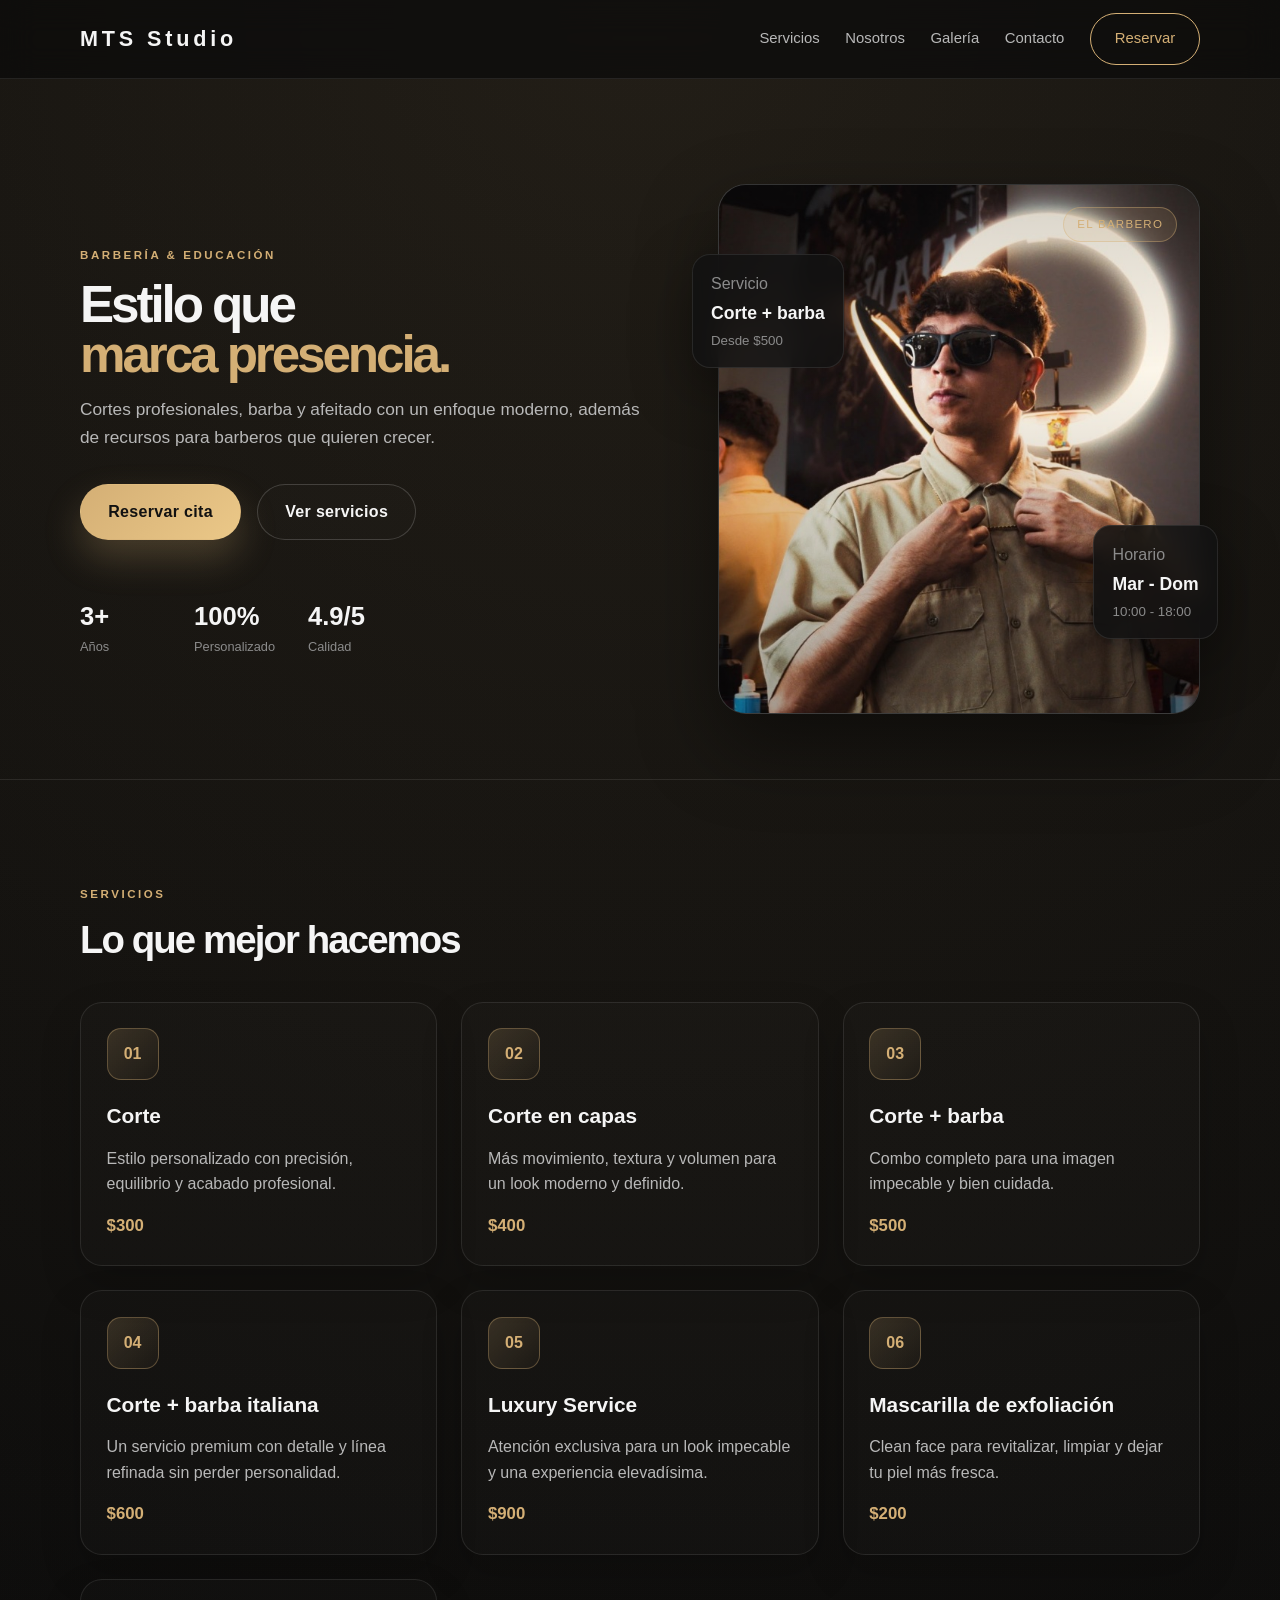
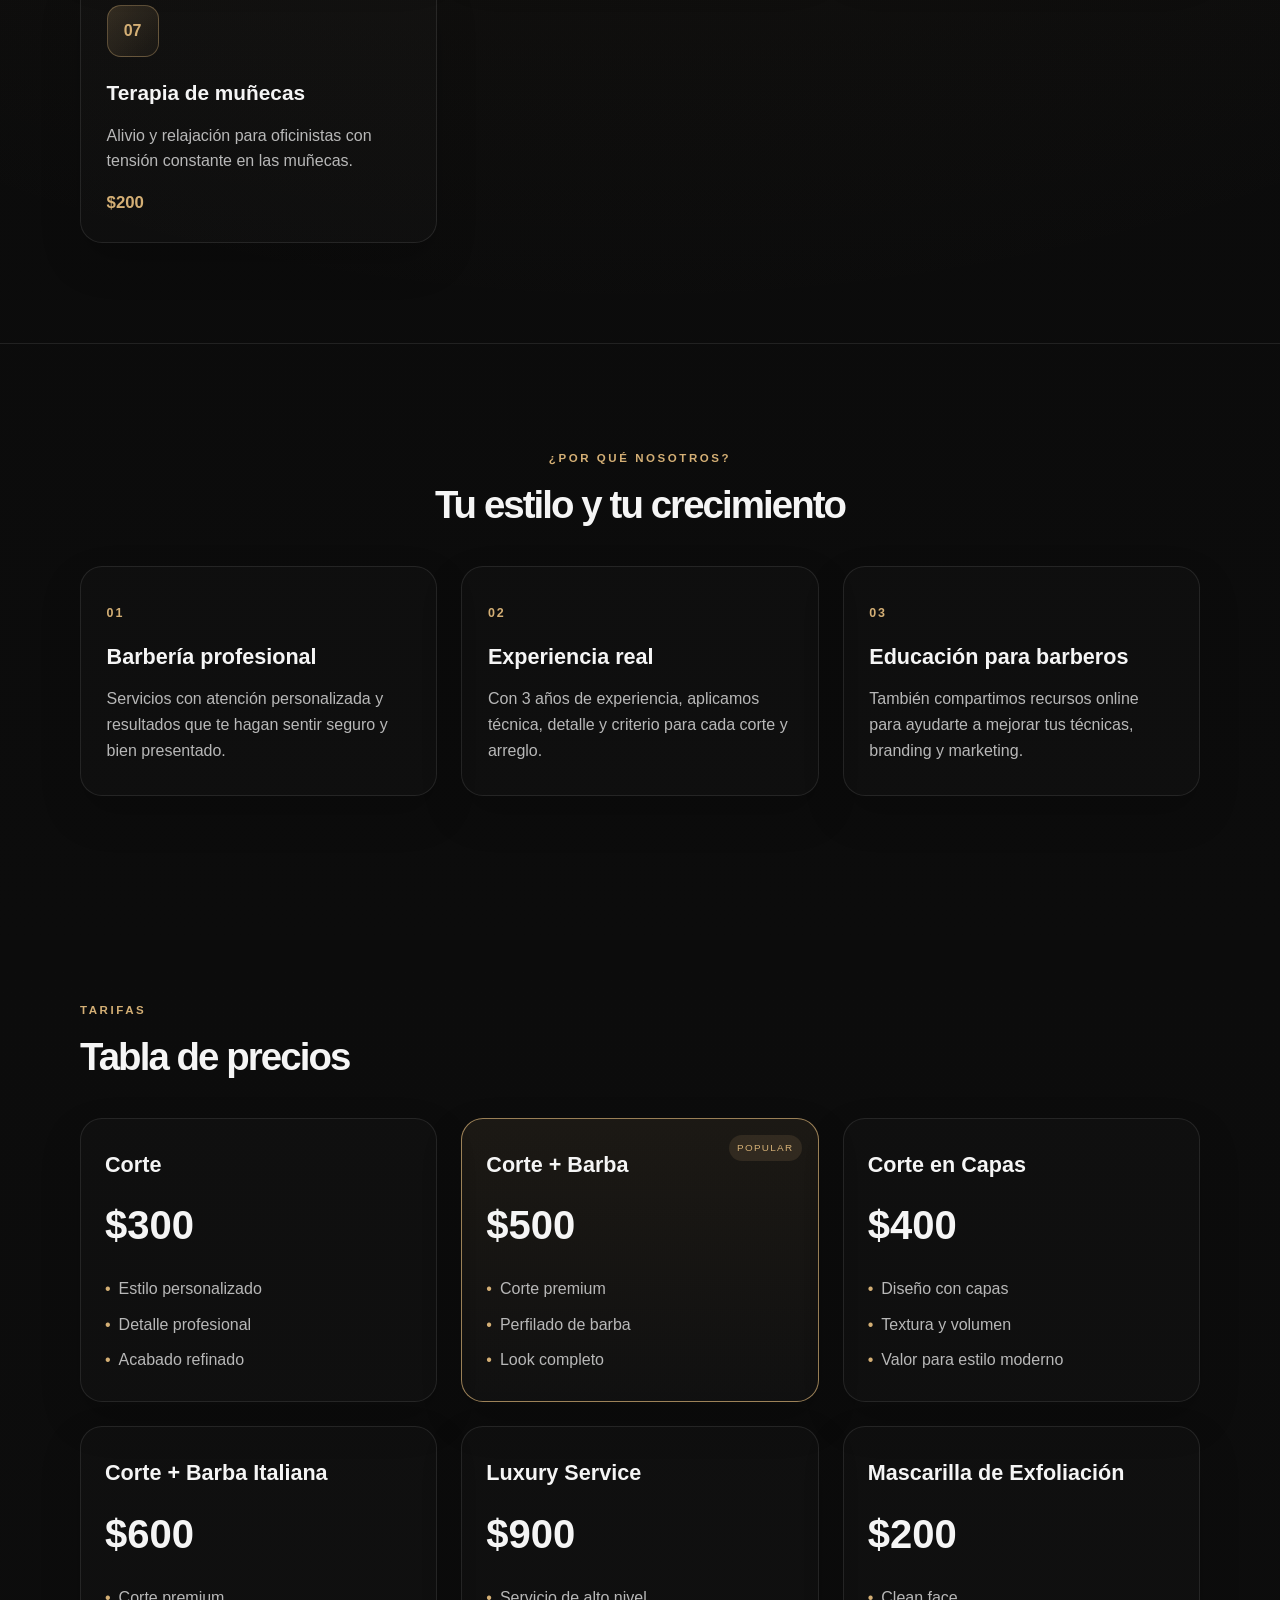
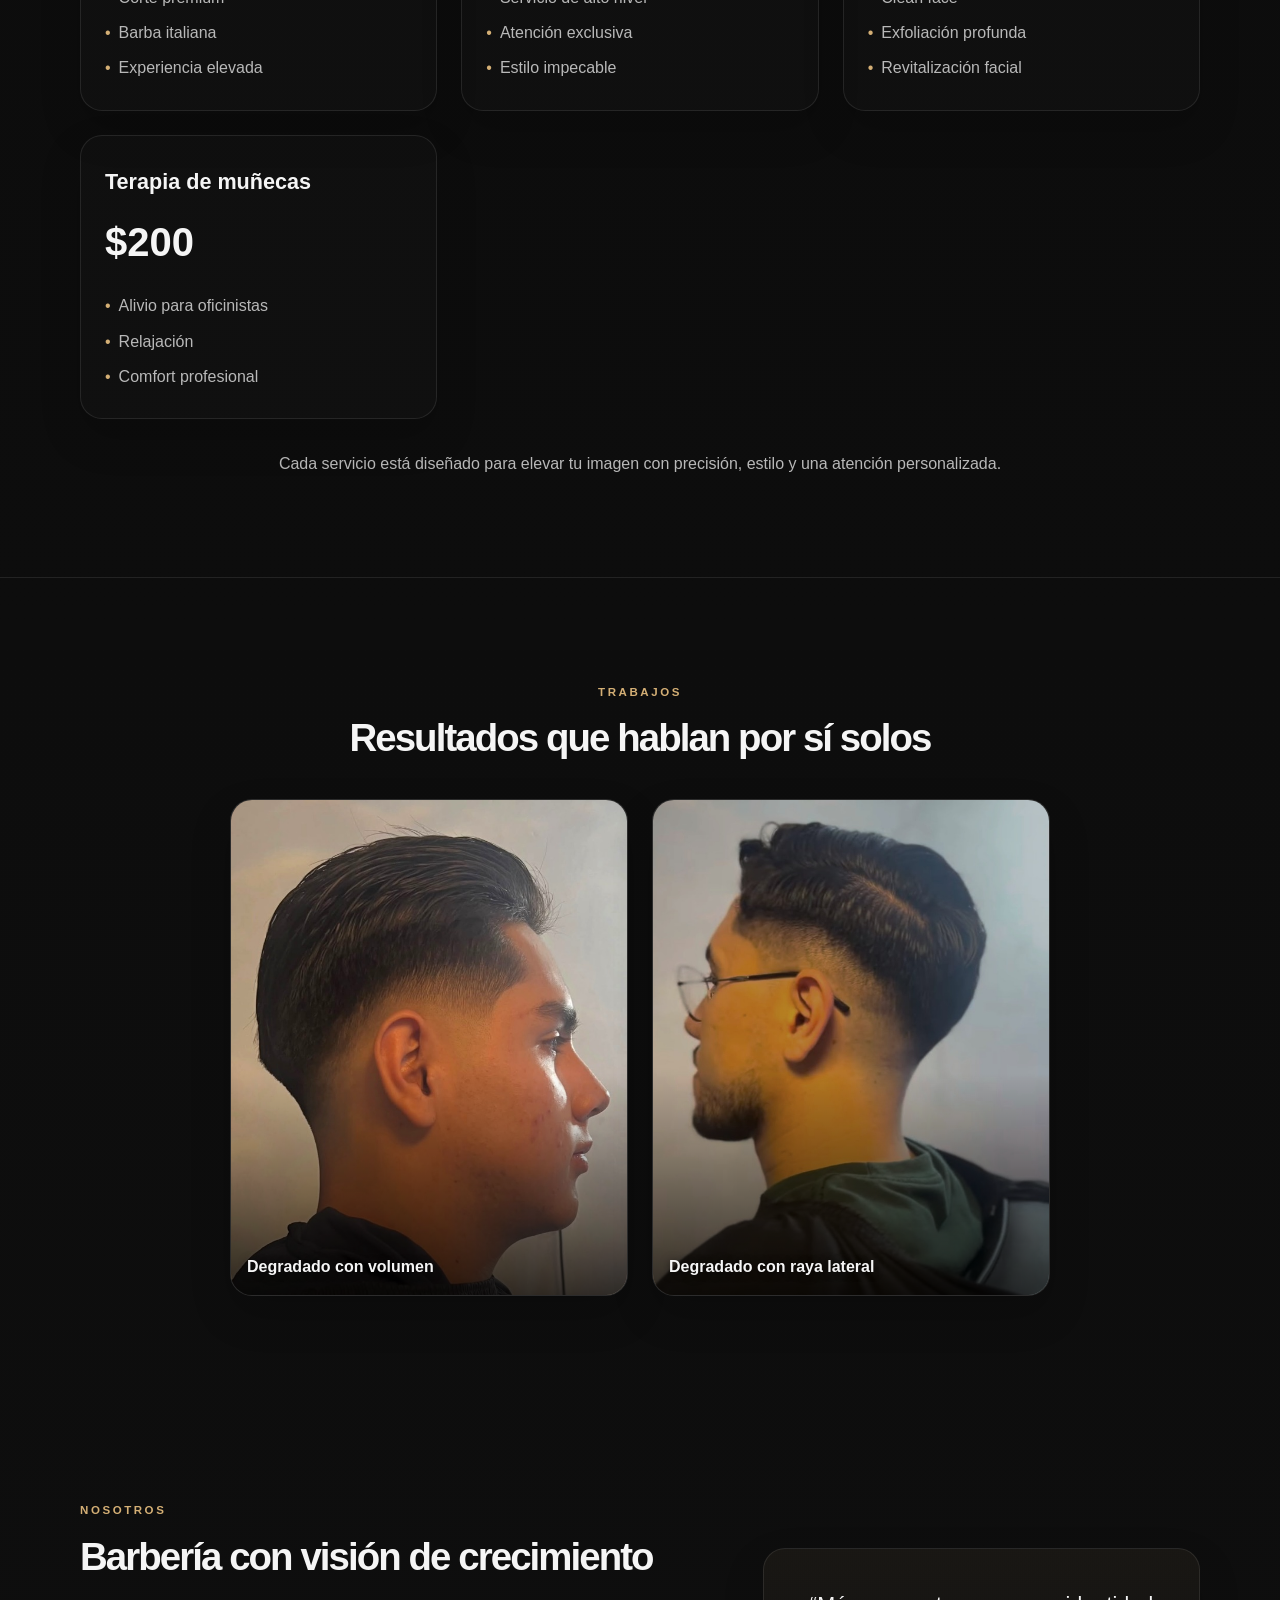
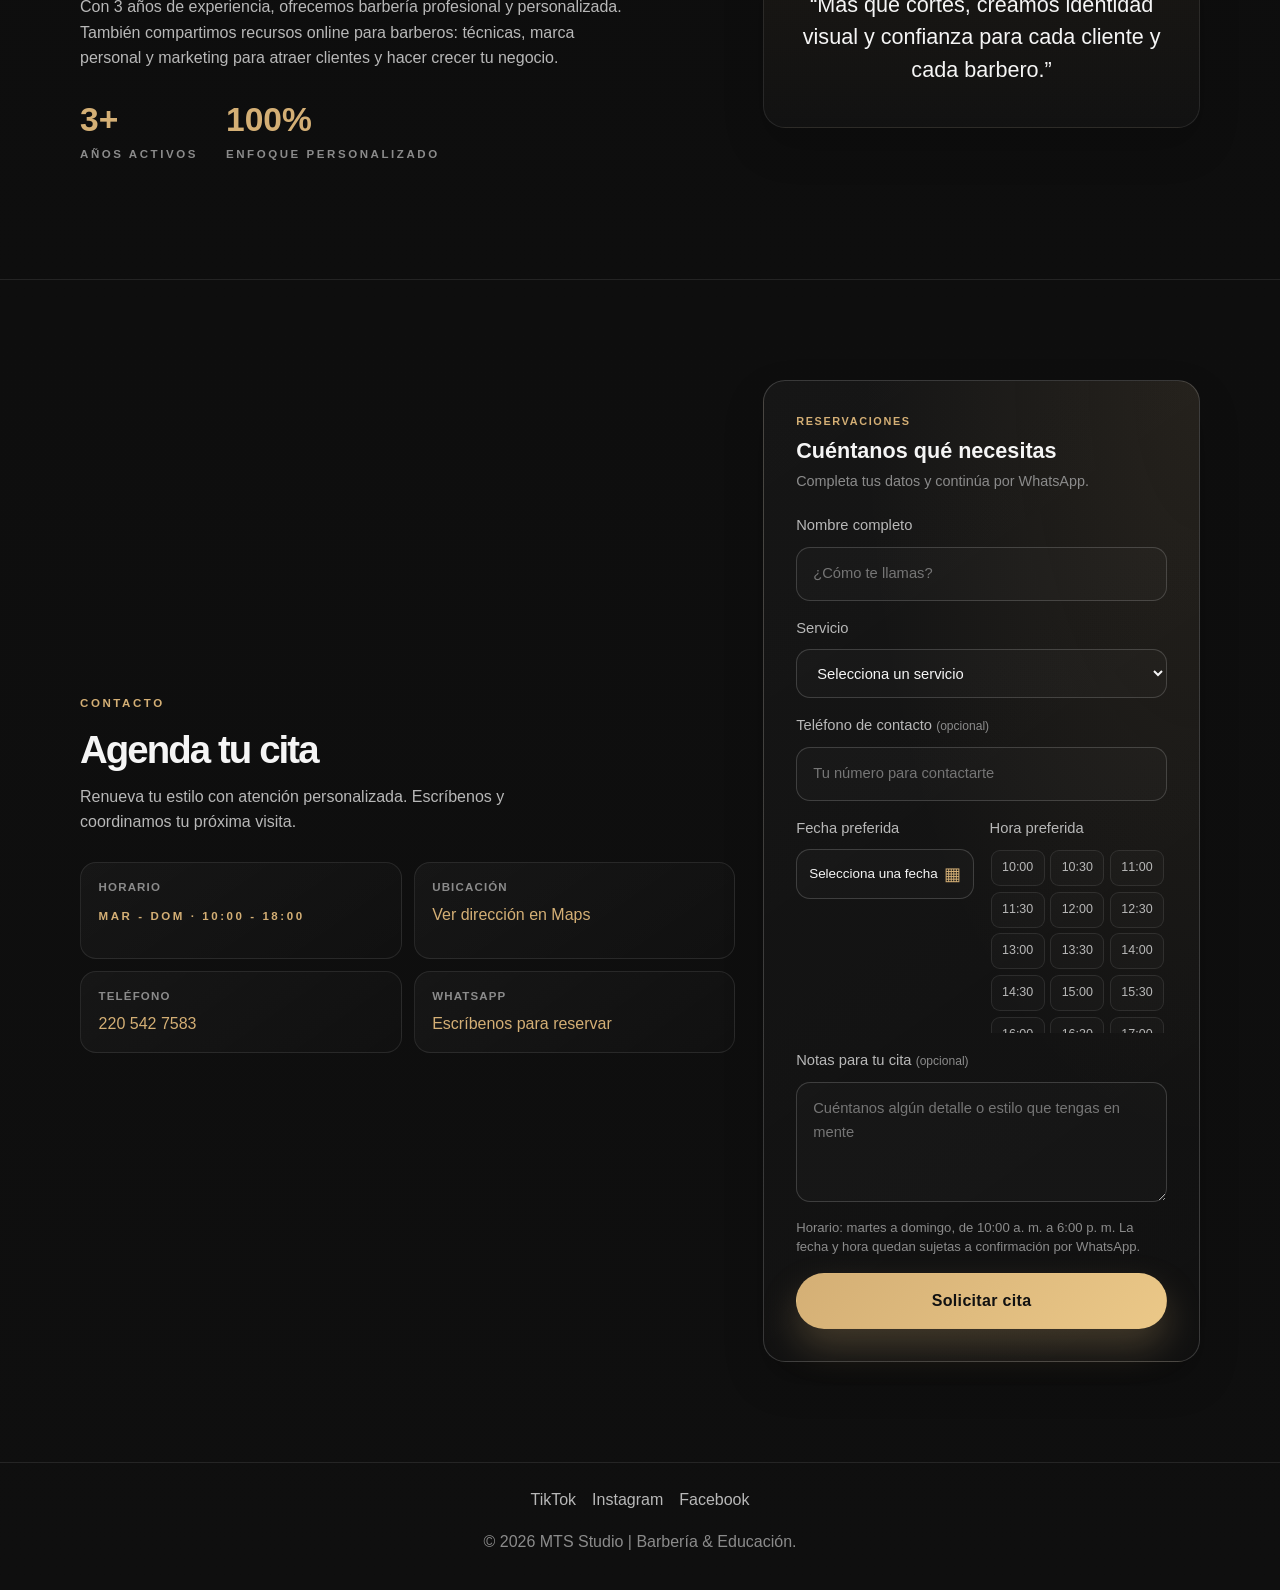
<file: index.html>
<!DOCTYPE html>
<html lang="es">
<head>
    <meta charset="UTF-8">
    <meta name="viewport" content="width=device-width, initial-scale=1.0">
    <meta name="description" content="MTS Studio | Barbería & Educación ofrece barbería profesional, educación online para barberos y crecimiento de marca personal.">
    <title>MTS Studio | Barbería & Educación</title>
    <link rel="stylesheet" href="style.css?v=20261014-2">
</head>
<body>
    <header class="topbar">
        <div class="container nav-wrap">
            <div class="logo" aria-label="Logo de MTS Studio">MTS Studio</div>
            <nav class="nav" aria-label="Navegación principal">
                <a href="#servicios">Servicios</a>
                <a href="#nosotros">Nosotros</a>
                <a href="#galeria">Galería</a>
                <a href="#contacto">Contacto</a>
                <a href="https://wa.me/522205427583?text=Hola%20MTS%20Studio%2C%20quiero%20reservar%20una%20cita." class="nav-cta" target="_blank" rel="noopener noreferrer">Reservar</a>
            </nav>
        </div>
    </header>

    <main>
        <section class="hero">
            <div class="container hero-inner">
                <div class="hero-copy">
                    <span class="eyebrow">Barbería & Educación</span>
                    <h1>Estilo que<br><span>marca presencia.</span></h1>
                    <p>Cortes profesionales, barba y afeitado con un enfoque moderno, además de recursos para barberos que quieren crecer.</p>

                    <div class="hero-actions">
                        <a href="https://wa.me/522205427583?text=Hola%20MTS%20Studio%2C%20me%20gustar%C3%ADa%20reservar%20una%20cita." class="btn btn-primary" target="_blank" rel="noopener noreferrer">Reservar cita</a>
                        <a href="#servicios" class="btn btn-secondary">Ver servicios</a>
                    </div>

                    <ul class="hero-stats" aria-label="Estadísticas de la barbería">
                        <li><strong>3+</strong><span>Años</span></li>
                        <li><strong>100%</strong><span>Personalizado</span></li>
                        <li><strong>4.9/5</strong><span>Calidad</span></li>
                    </ul>
                </div>

                <div class="hero-visual" aria-label="Vista de una barbería premium">
                    <div class="visual-card card-main">
                        <span class="badge">El barbero</span>
                        <img class="hero-photo" src="assets/gallery/dueno-barberia.jpg" alt="Dueño y barbero de MTS Studio en su barbería" width="694" height="700">
                    </div>
                    <div class="floating-card card-top">
                        <span>Servicio</span>
                        <strong>Corte + barba</strong>
                        <small>Desde $500</small>
                    </div>
                    <div class="floating-card card-bottom">
                        <span>Horario</span>
                        <strong>Mar - Dom</strong>
                        <small>10:00 - 18:00</small>
                    </div>
                </div>
            </div>
        </section>

        <section id="servicios" class="services">
            <div class="container">
                <div class="section-heading">
                    <span>Servicios</span>
                    <h2>Lo que mejor hacemos</h2>
                </div>

                <div class="service-grid">
                    <article class="service-card">
                        <div class="service-icon">01</div>
                        <h3>Corte</h3>
                        <p>Estilo personalizado con precisión, equilibrio y acabado profesional.</p>
                        <strong>$300</strong>
                    </article>

                    <article class="service-card">
                        <div class="service-icon">02</div>
                        <h3>Corte en capas</h3>
                        <p>Más movimiento, textura y volumen para un look moderno y definido.</p>
                        <strong>$400</strong>
                    </article>

                    <article class="service-card">
                        <div class="service-icon">03</div>
                        <h3>Corte + barba</h3>
                        <p>Combo completo para una imagen impecable y bien cuidada.</p>
                        <strong>$500</strong>
                    </article>

                    <article class="service-card">
                        <div class="service-icon">04</div>
                        <h3>Corte + barba italiana</h3>
                        <p>Un servicio premium con detalle y línea refinada sin perder personalidad.</p>
                        <strong>$600</strong>
                    </article>

                    <article class="service-card">
                        <div class="service-icon">05</div>
                        <h3>Luxury Service</h3>
                        <p>Atención exclusiva para un look impecable y una experiencia elevadísima.</p>
                        <strong>$900</strong>
                    </article>

                    <article class="service-card">
                        <div class="service-icon">06</div>
                        <h3>Mascarilla de exfoliación</h3>
                        <p>Clean face para revitalizar, limpiar y dejar tu piel más fresca.</p>
                        <strong>$200</strong>
                    </article>

                    <article class="service-card">
                        <div class="service-icon">07</div>
                        <h3>Terapia de muñecas</h3>
                        <p>Alivio y relajación para oficinistas con tensión constante en las muñecas.</p>
                        <strong>$200</strong>
                    </article>
                </div>
            </div>
        </section>

        <section class="benefits">
            <div class="container">
                <div class="section-heading center">
                    <span>¿Por qué nosotros?</span>
                    <h2>Tu estilo y tu crecimiento</h2>
                </div>

                <div class="benefit-grid">
                    <article class="benefit-item">
                        <span>01</span>
                        <h3>Barbería profesional</h3>
                        <p>Servicios con atención personalizada y resultados que te hagan sentir seguro y bien presentado.</p>
                    </article>

                    <article class="benefit-item">
                        <span>02</span>
                        <h3>Experiencia real</h3>
                        <p>Con 3 años de experiencia, aplicamos técnica, detalle y criterio para cada corte y arreglo.</p>
                    </article>

                    <article class="benefit-item">
                        <span>03</span>
                        <h3>Educación para barberos</h3>
                        <p>También compartimos recursos online para ayudarte a mejorar tus técnicas, branding y marketing.</p>
                    </article>
                </div>
            </div>
        </section>

        <section class="pricing">
            <div class="container">
                <div class="section-heading">
                    <span>Tarifas</span>
                    <h2>Tabla de precios</h2>
                </div>

                <div class="pricing-grid">
                    <div class="price-card">
                        <h3>Corte</h3>
                        <p class="price">$300</p>
                        <ul>
                            <li>Estilo personalizado</li>
                            <li>Detalle profesional</li>
                            <li>Acabado refinado</li>
                        </ul>
                    </div>

                    <div class="price-card featured">
                        <span class="popular">Popular</span>
                        <h3>Corte + Barba</h3>
                        <p class="price">$500</p>
                        <ul>
                            <li>Corte premium</li>
                            <li>Perfilado de barba</li>
                            <li>Look completo</li>
                        </ul>
                    </div>

                    <div class="price-card">
                        <h3>Corte en Capas</h3>
                        <p class="price">$400</p>
                        <ul>
                            <li>Diseño con capas</li>
                            <li>Textura y volumen</li>
                            <li>Valor para estilo moderno</li>
                        </ul>
                    </div>

                    <div class="price-card">
                        <h3>Corte + Barba Italiana</h3>
                        <p class="price">$600</p>
                        <ul>
                            <li>Corte premium</li>
                            <li>Barba italiana</li>
                            <li>Experiencia elevada</li>
                        </ul>
                    </div>

                    <div class="price-card">
                        <h3>Luxury Service</h3>
                        <p class="price">$900</p>
                        <ul>
                            <li>Servicio de alto nivel</li>
                            <li>Atención exclusiva</li>
                            <li>Estilo impecable</li>
                        </ul>
                    </div>

                    <div class="price-card">
                        <h3>Mascarilla de Exfoliación</h3>
                        <p class="price">$200</p>
                        <ul>
                            <li>Clean face</li>
                            <li>Exfoliación profunda</li>
                            <li>Revitalización facial</li>
                        </ul>
                    </div>

                    <div class="price-card">
                        <h3>Terapia de muñecas</h3>
                        <p class="price">$200</p>
                        <ul>
                            <li>Alivio para oficinistas</li>
                            <li>Relajación</li>
                            <li>Comfort profesional</li>
                        </ul>
                    </div>
                </div>

                <p class="pricing-note">Cada servicio está diseñado para elevar tu imagen con precisión, estilo y una atención personalizada.</p>
            </div>
        </section>

        <section id="galeria" class="gallery">
            <div class="container">
                <div class="section-heading center">
                    <span>Trabajos</span>
                    <h2>Resultados que hablan por sí solos</h2>
                </div>

                <div class="gallery-grid" aria-label="Galería de estilos">
                    <figure class="photo">
                        <img src="assets/gallery/degradado-volumen.jpg" alt="Corte con degradado y volumen peinado hacia atrás" width="672" height="840" loading="lazy">
                        <figcaption>Degradado con volumen</figcaption>
                    </figure>
                    <figure class="photo">
                        <img src="assets/gallery/degradado-raya-lateral.jpg" alt="Corte con degradado y raya lateral, visto de perfil" width="768" height="960" loading="lazy">
                        <figcaption>Degradado con raya lateral</figcaption>
                    </figure>
                </div>
            </div>
        </section>

        <section id="nosotros" class="about">
            <div class="container about-wrap">
                <div class="about-copy">
                    <span>Nosotros</span>
                    <h2>Barbería con visión de crecimiento</h2>
                    <p>Con 3 años de experiencia, ofrecemos barbería profesional y personalizada. También compartimos recursos online para barberos: técnicas, marca personal y marketing para atraer clientes y hacer crecer tu negocio.</p>

                    <div class="about-metrics">
                        <div>
                            <strong>3+</strong>
                            <span>Años activos</span>
                        </div>
                        <div>
                            <strong>100%</strong>
                            <span>Enfoque personalizado</span>
                        </div>
                    </div>
                </div>

                <div class="about-box">
                    <p>“Más que cortes, creamos identidad visual y confianza para cada cliente y cada barbero.”</p>
                </div>
            </div>
        </section>

        <section id="contacto" class="contact">
            <div class="container contact-wrap">
                <div class="contact-info">
                    <span>Contacto</span>
                    <h2>Agenda tu cita</h2>
                    <p class="contact-intro">Renueva tu estilo con atención personalizada. Escríbenos y coordinamos tu próxima visita.</p>
                    <div class="info-list">
                        <p><strong>Horario</strong><span>Mar - Dom · 10:00 - 18:00</span></p>
                        <p><strong>Ubicación</strong><a href="https://maps.apple/p/Wc0qHdEaJmYe_~" target="_blank" rel="noopener noreferrer">Ver dirección en Maps</a></p>
                        <p><strong>Teléfono</strong><a href="tel:+522205427583">220 542 7583</a></p>
                        <p><strong>WhatsApp</strong><a href="https://wa.me/522205427583" target="_blank" rel="noopener noreferrer">Escríbenos para reservar</a></p>
                    </div>
                </div>

                <form class="booking-form" action="#" method="get">
                    <div class="booking-form-heading">
                        <span>RESERVACIONES</span>
                        <h3>Cuéntanos qué necesitas</h3>
                        <p>Completa tus datos y continúa por WhatsApp.</p>
                    </div>
                    <label>
                        Nombre completo
                        <input type="text" name="nombre" placeholder="¿Cómo te llamas?" autocomplete="name" required>
                    </label>
                    <label>
                        Servicio
                        <select name="servicio" required>
                            <option value="">Selecciona un servicio</option>
                            <option value="Corte — $300">Corte — $300</option>
                            <option value="Corte en capas — $400">Corte en capas — $400</option>
                            <option value="Corte + barba — $500">Corte + barba — $500</option>
                            <option value="Corte + barba italiana — $600">Corte + barba italiana — $600</option>
                            <option value="Luxury Service — $900">Luxury Service — $900</option>
                            <option value="Mascarilla de exfoliación — $200">Mascarilla de exfoliación — $200</option>
                            <option value="Terapia de muñecas — $200">Terapia de muñecas — $200</option>
                        </select>
                    </label>
                    <label>
                        <span>Teléfono de contacto <span class="optional-field">(opcional)</span></span>
                        <input type="tel" name="telefono" placeholder="Tu número para contactarte" autocomplete="tel">
                    </label>
                    <div class="booking-form-row">
                        <div class="booking-picker">
                            <span class="booking-field-label">Fecha preferida</span>
                            <input type="hidden" name="fecha">
                            <button class="picker-trigger" type="button" data-date-trigger aria-expanded="false" aria-controls="date-picker-calendar">
                                <span data-selected-date>Selecciona una fecha</span>
                                <span class="picker-trigger-icon" aria-hidden="true">▦</span>
                            </button>
                            <div class="date-picker-calendar" id="date-picker-calendar" role="group" aria-label="Días disponibles" hidden>
                                <div class="calendar-grid" data-calendar-grid></div>
                            </div>
                            <p class="booking-field-error" data-date-error role="alert" hidden>Selecciona un día disponible para continuar.</p>
                        </div>
                        <div class="booking-picker">
                            <span class="booking-field-label">Hora preferida</span>
                            <input type="hidden" name="hora">
                            <div class="time-slots" data-time-slots aria-label="Horarios disponibles"></div>
                            <p class="booking-field-error" data-time-error role="alert" hidden>Selecciona una hora disponible para continuar.</p>
                        </div>
                    </div>
                    <label>
                        <span>Notas para tu cita <span class="optional-field">(opcional)</span></span>
                        <textarea name="mensaje" rows="3" placeholder="Cuéntanos algún detalle o estilo que tengas en mente"></textarea>
                    </label>
                    <p class="booking-note">Horario: martes a domingo, de 10:00 a. m. a 6:00 p. m. La fecha y hora quedan sujetas a confirmación por WhatsApp.</p>
                    <button type="submit" class="btn btn-primary">Solicitar cita</button>
                </form>
            </div>
        </section>
    </main>

    <footer class="site-footer">
        <div class="container footer-wrap">
            <div class="social-links">
                <a href="https://www.tiktok.com/@erick.mtss?_r=1&_t=ZS-9AZ7OTSAKxg" target="_blank" rel="noopener noreferrer">TikTok</a>
                <a href="https://instagram.com/erich.mts?obrf=MWdibXF2dXJkNXEwOA%3D%3D" target="_blank" rel="noopener noreferrer">Instagram</a>
                <a href="https://www.facebook.com/share/19a7iamo4b/?mibextid=wwXIfr" target="_blank" rel="noopener noreferrer">Facebook</a>
            </div>
            <p>© <span id="year"></span> MTS Studio | Barbería & Educación.</p>
        </div>
    </footer>

    <script src="script.js?v=20261014-2"></script>
</body>
</html>
</file>
<file: style.css>
:root {
    --bg: #0a0a0a;
    --bg-soft: #121212;
    --panel: #171717;
    --panel-alt: #1d1d1d;
    --line: rgba(255, 255, 255, 0.09);
    --line-strong: rgba(255, 255, 255, 0.17);
    --text: #f5f5f5;
    --muted: #b8b8b8;
    --muted-strong: #8b8b8b;
    --accent: #d4af75;
    --accent-strong: #c08f4a;
    --shadow: rgba(0, 0, 0, 0.45);
}

html {
    scroll-behavior: smooth;
}

* {
    margin: 0;
    padding: 0;
    box-sizing: border-box;
}

body {
    font-family: Arial, Helvetica, sans-serif;
    background:
        radial-gradient(circle at top, rgba(212, 175, 117, 0.12), transparent 30%),
        linear-gradient(180deg, #0a0a0a 0%, #0f0f0f 100%);
    color: var(--text);
    line-height: 1.6;
}

img {
    max-width: 100%;
    display: block;
}

a {
    color: inherit;
    text-decoration: none;
}

button,
input,
select,
textarea {
    font: inherit;
}

.container {
    width: min(1120px, calc(100% - 32px));
    margin: 0 auto;
}

.topbar {
    position: sticky;
    top: 0;
    z-index: 20;
    backdrop-filter: blur(16px);
    background: rgba(10, 10, 10, 0.7);
    border-bottom: 1px solid var(--line);
}

.nav-wrap {
    display: flex;
    justify-content: space-between;
    align-items: center;
    min-height: 78px;
}

.logo {
    font-size: 1.35rem;
    font-weight: 800;
    letter-spacing: 0.24rem;
    color: var(--text);
}

.nav {
    display: flex;
    align-items: center;
    gap: 1.6rem;
    flex-wrap: wrap;
}

.nav a {
    color: var(--muted);
    font-size: 0.93rem;
    transition: color 0.25s ease;
}

.nav a:hover,
.nav a:focus-visible {
    color: var(--text);
}

.nav-cta {
    display: inline-flex;
    align-items: center;
    justify-content: center;
    min-width: 110px;
    padding: 0.8rem 1.2rem;
    border: 1px solid var(--accent);
    border-radius: 999px;
    color: var(--accent) !important;
    transition: all 0.25s ease;
}

.nav-cta:hover,
.nav-cta:focus-visible {
    background: var(--accent);
    color: #111 !important;
}

.hero {
    padding: 90px 0 50px;
}

.hero-inner {
    display: grid;
    grid-template-columns: 1.1fr 0.9fr;
    align-items: center;
    gap: 48px;
}

.eyebrow,
.section-heading span,
.about-copy span,
.contact-info span {
    display: inline-block;
    margin-bottom: 1rem;
    color: var(--accent);
    text-transform: uppercase;
    letter-spacing: 0.16rem;
    font-size: 0.72rem;
    font-weight: 700;
}

.hero-copy h1 {
    font-size: clamp(2.9rem, 4vw, 5rem);
    line-height: 0.98;
    letter-spacing: -0.06em;
    margin-bottom: 1rem;
    font-weight: 800;
}

.hero-copy h1 span {
    color: var(--accent);
}

.hero-copy p {
    max-width: 560px;
    color: var(--muted);
    font-size: 1.08rem;
    margin-bottom: 2rem;
}

.hero-actions {
    display: flex;
    flex-wrap: wrap;
    gap: 1rem;
    margin-bottom: 2.5rem;
}

.btn {
    display: inline-flex;
    align-items: center;
    justify-content: center;
    min-height: 52px;
    padding: 0.9rem 1.7rem;
    border-radius: 999px;
    text-decoration: none;
    border: 1px solid transparent;
    transition: all 0.25s ease;
    font-weight: 700;
    letter-spacing: 0.02em;
}

.btn-primary {
    background: linear-gradient(135deg, var(--accent) 0%, #ebc888 100%);
    color: #111;
    box-shadow: 0 18px 36px rgba(212, 175, 117, 0.25);
}

.btn-primary:hover,
.btn-primary:focus-visible {
    transform: translateY(-2px);
    box-shadow: 0 22px 42px rgba(212, 175, 117, 0.32);
}

.btn-secondary {
    border-color: var(--line-strong);
    color: var(--text);
    background: rgba(255, 255, 255, 0.01);
}

.btn-secondary:hover,
.btn-secondary:focus-visible {
    border-color: var(--accent);
    color: var(--accent);
}

.hero-stats {
    list-style: none;
    display: flex;
    flex-wrap: wrap;
    gap: 1.5rem;
    padding-top: 1rem;
}

.hero-stats li {
    display: flex;
    flex-direction: column;
    min-width: 90px;
}

.hero-stats strong {
    font-size: 1.6rem;
    color: var(--text);
}

.hero-stats span {
    color: var(--muted-strong);
    font-size: 0.8rem;
}

.hero-visual {
    position: relative;
    display: flex;
    justify-content: center;
    align-items: center;
    min-height: 560px;
}

.visual-card {
    position: relative;
    width: min(100%, 500px);
    height: 530px;
    border: 1px solid var(--line);
    border-radius: 28px;
    background:
        linear-gradient(180deg, rgba(255, 255, 255, 0.05), rgba(255, 255, 255, 0.01)),
        var(--panel-alt);
    box-shadow: 0 32px 80px rgba(0, 0, 0, 0.45);
    overflow: hidden;
}

.badge {
    position: absolute;
    z-index: 1;
    top: 22px;
    right: 22px;
    display: inline-block;
    padding: 0.45rem 0.8rem;
    border-radius: 999px;
    background: rgba(212, 175, 117, 0.12);
    border: 1px solid rgba(212, 175, 117, 0.4);
    color: var(--accent);
    font-size: 0.72rem;
    letter-spacing: 0.08rem;
    text-transform: uppercase;
}

.hero-photo {
    position: absolute;
    inset: 0;
    width: 100%;
    height: 100%;
    object-fit: cover;
    object-position: center 42%;
}

.visual-card::after {
    content: "";
    position: absolute;
    inset: 0;
    background: linear-gradient(180deg, rgba(0, 0, 0, 0.15), transparent 35%, rgba(0, 0, 0, 0.32));
    pointer-events: none;
}

.floating-card {
    position: absolute;
    display: flex;
    flex-direction: column;
    gap: 0.15rem;
    padding: 1rem 1.15rem;
    background: rgba(18, 18, 18, 0.85);
    border: 1px solid var(--line);
    border-radius: 18px;
    box-shadow: 0 20px 60px rgba(0, 0, 0, 0.35);
    backdrop-filter: blur(12px);
}

.floating-card span,
.floating-card small {
    color: var(--muted-strong);
}

.floating-card strong {
    color: var(--text);
    font-size: 1.1rem;
}

.card-top {
    top: 85px;
    left: -26px;
}

.card-bottom {
    right: -18px;
    bottom: 90px;
}

section {
    padding: 100px 0;
}

.section-heading {
    margin-bottom: 2.5rem;
}

.section-heading.center {
    text-align: center;
}

.section-heading h2,
.about-copy h2,
.contact-info h2 {
    font-size: clamp(2rem, 3vw, 2.9rem);
    line-height: 1.1;
    letter-spacing: -0.05em;
}

.services,
.benefits,
.gallery,
.contact {
    border-top: 1px solid var(--line);
}

.service-grid,
.benefit-grid,
.pricing-grid,
.gallery-grid {
    display: grid;
    gap: 24px;
}

.service-grid {
    grid-template-columns: repeat(3, minmax(0, 1fr));
}

.service-card,
.benefit-item,
.price-card,
.booking-form,
.about-box {
    background: rgba(255, 255, 255, 0.015);
    border: 1px solid var(--line);
    border-radius: 22px;
    box-shadow: 0 18px 40px rgba(0, 0, 0, 0.18);
}

.service-card {
    padding: 1.6rem;
    transition: transform 0.25s ease, border-color 0.25s ease;
}

.service-card:hover {
    transform: translateY(-5px);
    border-color: var(--accent);
}

.service-icon {
    display: inline-flex;
    align-items: center;
    justify-content: center;
    width: 52px;
    height: 52px;
    border-radius: 14px;
    background: linear-gradient(135deg, rgba(212, 175, 117, 0.18), rgba(212, 175, 117, 0.04));
    border: 1px solid rgba(212, 175, 117, 0.35);
    color: var(--accent);
    font-weight: 700;
    margin-bottom: 1.2rem;
}

.service-card h3 {
    margin-bottom: 0.8rem;
    font-size: 1.3rem;
}

.service-card p {
    color: var(--muted);
    margin-bottom: 1rem;
}

.service-card strong {
    color: var(--accent);
    font-size: 1.05rem;
}

.benefit-grid {
    grid-template-columns: repeat(3, minmax(0, 1fr));
}

.benefit-item {
    padding: 2rem 1.6rem;
}

.benefit-item span {
    display: inline-block;
    color: var(--accent);
    font-size: 0.78rem;
    letter-spacing: 0.12rem;
    font-weight: 700;
    margin-bottom: 1rem;
}

.benefit-item h3 {
    font-size: 1.35rem;
    margin-bottom: 0.75rem;
}

.benefit-item p {
    color: var(--muted);
}

.pricing-grid {
    grid-template-columns: repeat(3, minmax(0, 1fr));
}

.pricing-note {
    margin-top: 2rem;
    text-align: center;
    color: var(--muted);
    max-width: 760px;
    margin-left: auto;
    margin-right: auto;
    font-size: 1rem;
}

.price-card {
    position: relative;
    padding: 1.8rem 1.5rem;
}

.price-card.featured {
    border-color: rgba(212, 175, 117, 0.7);
    background: linear-gradient(180deg, rgba(212, 175, 117, 0.08), rgba(255,255,255,0.02));
}

.popular {
    position: absolute;
    top: 16px;
    right: 16px;
    padding: 0.32rem 0.52rem;
    border-radius: 999px;
    background: rgba(212, 175, 117, 0.12);
    color: var(--accent);
    font-size: 0.62rem;
    text-transform: uppercase;
    letter-spacing: 0.08rem;
}

.price-card h3 {
    margin-bottom: 0.7rem;
    font-size: 1.35rem;
}

.price {
    font-size: 2.5rem;
    font-weight: 800;
    color: var(--text);
    margin-bottom: 1.2rem;
}

.price-card ul {
    list-style: none;
    display: grid;
    gap: 0.6rem;
    color: var(--muted);
}

.price-card li::before {
    content: "•";
    color: var(--accent);
    margin-right: 0.5rem;
}

.gallery-grid {
    grid-template-columns: repeat(2, minmax(0, 1fr));
    max-width: 820px;
    margin: 0 auto;
}

.photo {
    position: relative;
    border-radius: 22px;
    border: 1px solid var(--line);
    overflow: hidden;
    background: var(--panel);
    box-shadow: 0 18px 40px rgba(0, 0, 0, 0.2);
}

.photo img {
    display: block;
    width: 100%;
    height: auto;
    transition: transform 0.35s ease;
}

.photo:hover img {
    transform: scale(1.03);
}

.photo::after {
    content: "";
    position: absolute;
    inset: 55% 0 0;
    background: linear-gradient(transparent, rgba(0, 0, 0, 0.75));
    pointer-events: none;
}

.photo figcaption {
    position: absolute;
    z-index: 1;
    right: 1rem;
    bottom: 1rem;
    left: 1rem;
    color: var(--text);
    font-weight: 700;
    text-shadow: 0 1px 8px rgba(0, 0, 0, 0.65);
}

.about-wrap,
.contact-wrap {
    display: grid;
    grid-template-columns: 1.2fr 0.8fr;
    gap: 28px;
    align-items: center;
}

.about-copy p {
    color: var(--muted);
    margin-top: 1rem;
    max-width: 560px;
}

.about-metrics {
    display: flex;
    gap: 28px;
    padding-top: 2rem;
    flex-wrap: wrap;
}

.about-metrics div {
    display: flex;
    flex-direction: column;
}

.about-metrics strong {
    font-size: 2.1rem;
    line-height: 1;
    color: var(--accent);
}

.about-metrics span {
    color: var(--muted-strong);
    margin-top: 0.5rem;
}

.about-box {
    padding: 2rem 1.5rem;
    min-height: 180px;
    display: flex;
    align-items: center;
    justify-content: center;
    background: linear-gradient(180deg, rgba(212, 175, 117, 0.06), rgba(255,255,255,0.02));
}

.about-box p {
    font-size: 1.35rem;
    line-height: 1.5;
    color: var(--text);
    text-align: center;
}

.contact-info h2 {
    margin-bottom: 0.8rem;
}

.contact-intro {
    max-width: 440px;
    margin-bottom: 1.7rem;
    color: var(--muted);
}

.info-list {
    display: grid;
    grid-template-columns: repeat(2, minmax(0, 1fr));
    gap: 12px;
}

.info-list p {
    min-width: 0;
    padding: 1rem 1.1rem;
    border: 1px solid var(--line);
    border-radius: 16px;
    background: linear-gradient(145deg, rgba(255, 255, 255, 0.035), rgba(255, 255, 255, 0.01));
    color: var(--muted);
    line-height: 1.5;
}

.info-list strong {
    display: block;
    margin-bottom: 0.45rem;
    color: var(--muted-strong);
    font-size: 0.72rem;
    font-weight: 700;
    letter-spacing: 0.1em;
    text-transform: uppercase;
}

.info-list a,
.info-list p > span {
    display: inline-block;
    overflow-wrap: anywhere;
}

.info-list a {
    color: var(--accent);
    transition: color 0.2s ease;
}

.info-list a:hover,
.info-list a:focus-visible {
    color: #f3d49b;
}

.booking-form {
    display: grid;
    gap: 1rem;
    align-content: start;
    padding: clamp(1.4rem, 3vw, 2rem);
    border-color: var(--line-strong);
    background:
        radial-gradient(ellipse at top right, rgba(212, 175, 117, 0.09), transparent 55%),
        linear-gradient(145deg, rgba(255, 255, 255, 0.035), rgba(255, 255, 255, 0.01));
}

.booking-form-heading {
    margin-bottom: 0.35rem;
}

.booking-form-heading span {
    display: block;
    margin-bottom: 0.45rem;
    color: var(--accent);
    font-size: 0.68rem;
    font-weight: 700;
    letter-spacing: 0.15em;
}

.booking-form-heading h3 {
    font-size: 1.35rem;
    line-height: 1.2;
}

.booking-form-heading p {
    margin-top: 0.4rem;
    color: var(--muted-strong);
    font-size: 0.9rem;
}

.booking-form label {
    display: grid;
    gap: 0.55rem;
    color: var(--muted);
    font-size: 0.92rem;
}

.booking-form-row {
    display: grid;
    grid-template-columns: repeat(2, minmax(0, 1fr));
    gap: 1rem;
}

.booking-picker {
    display: grid;
    align-content: start;
    gap: 0.55rem;
    min-width: 0;
}

.booking-field-label {
    color: var(--muted);
    font-size: 0.92rem;
}

.optional-field {
    color: var(--muted-strong);
    font-size: 0.82em;
}

.picker-trigger {
    display: flex;
    align-items: center;
    justify-content: space-between;
    gap: 0.4rem;
    width: 100%;
    min-height: 50px;
    padding: 0.65rem 0.75rem;
    border: 1px solid var(--line-strong);
    border-radius: 14px;
    background: rgba(255, 255, 255, 0.02);
    color: var(--text);
    font: inherit;
    font-size: 0.84rem;
    line-height: 1.2;
    text-align: left;
    cursor: pointer;
    appearance: none;
    transition: border-color 0.2s ease, background 0.2s ease;
}

.picker-trigger [data-selected-date] {
    overflow: hidden;
    text-overflow: ellipsis;
    white-space: nowrap;
}

.picker-trigger:hover,
.picker-trigger[aria-expanded="true"] {
    border-color: var(--accent);
    background: rgba(212, 175, 117, 0.06);
}

.picker-trigger:focus-visible,
.calendar-day:focus-visible,
.time-slot:focus-visible {
    outline: 2px solid var(--accent);
    outline-offset: 2px;
}

.picker-trigger-icon {
    color: var(--accent);
    font-size: 1.1rem;
}

.date-picker-calendar {
    padding: 0.75rem;
    border: 1px solid var(--line-strong);
    border-radius: 16px;
    background: #171717;
    box-shadow: 0 18px 38px rgba(0, 0, 0, 0.35);
}

.calendar-grid {
    display: grid;
    grid-template-columns: repeat(7, minmax(0, 1fr));
    gap: 0.25rem;
}

.calendar-weekday,
.calendar-day-spacer,
.calendar-day {
    display: grid;
    place-items: center;
    min-width: 0;
    aspect-ratio: 1;
}

.calendar-weekday {
    color: var(--muted-strong);
    font-size: 0.72rem;
    font-weight: 700;
}

.calendar-day {
    border: 1px solid transparent;
    border-radius: 9px;
    background: transparent;
    color: var(--text);
    font-size: 0.82rem;
    cursor: pointer;
    transition: color 0.2s ease, background 0.2s ease, border-color 0.2s ease;
}

.calendar-day:not(:disabled):hover {
    border-color: rgba(212, 175, 117, 0.5);
    background: rgba(212, 175, 117, 0.1);
    color: var(--accent);
}

.calendar-day[aria-pressed="true"] {
    border-color: var(--accent);
    background: var(--accent);
    color: #111;
    font-weight: 700;
}

.calendar-day:disabled {
    color: #575757;
    cursor: not-allowed;
}

.time-slots {
    display: grid;
    grid-template-columns: repeat(3, minmax(0, 1fr));
    gap: 0.35rem;
    max-height: 184px;
    overflow-y: auto;
    padding: 1px 3px 1px 1px;
    scrollbar-color: var(--muted-strong) transparent;
    scrollbar-width: thin;
}

.time-slot {
    min-height: 36px;
    padding: 0.35rem 0.2rem;
    border: 1px solid var(--line);
    border-radius: 9px;
    background: rgba(255, 255, 255, 0.02);
    color: var(--muted);
    font-size: 0.78rem;
    cursor: pointer;
    transition: color 0.2s ease, background 0.2s ease, border-color 0.2s ease;
}

.time-slot:hover {
    border-color: rgba(212, 175, 117, 0.5);
    color: var(--accent);
}

.time-slot[aria-pressed="true"] {
    border-color: var(--accent);
    background: var(--accent);
    color: #111;
    font-weight: 700;
}

.booking-field-error {
    color: #f1a6a6;
    font-size: 0.78rem;
    line-height: 1.4;
}

[hidden] {
    display: none !important;
}

.booking-form input,
.booking-form select,
.booking-form textarea {
    width: 100%;
    border-radius: 14px;
    border: 1px solid var(--line-strong);
    background: rgba(255,255,255,0.02);
    color: var(--text);
    padding: 0.9rem 1rem;
    outline: none;
    transition: border-color 0.25s ease, box-shadow 0.25s ease;
}

.booking-form select {
    color-scheme: dark;
}

.booking-form select option {
    background-color: var(--panel);
    color: var(--text);
}

.booking-form input[type="hidden"] {
    display: none;
}

.booking-form input:focus,
.booking-form select:focus,
.booking-form textarea:focus {
    border-color: var(--accent);
    box-shadow: 0 0 0 3px rgba(212, 175, 117, 0.12);
}

.booking-form textarea {
    resize: vertical;
    min-height: 120px;
}

.booking-note {
    color: var(--muted-strong);
    font-size: 0.82rem;
    line-height: 1.5;
}

.site-footer {
    border-top: 1px solid var(--line);
    padding: 1.5rem 0 2.2rem;
    color: var(--muted-strong);
}

.footer-wrap {
    display: flex;
    flex-direction: column;
    align-items: center;
    gap: 1rem;
    text-align: center;
}

.social-links {
    display: flex;
    gap: 1rem;
    flex-wrap: wrap;
    justify-content: center;
}

.social-links a {
    color: var(--muted);
    transition: color 0.25s ease;
}

.social-links a:hover,
.social-links a:focus-visible {
    color: var(--accent);
}

@media (max-width: 900px) {
    .hero-inner,
    .about-wrap,
    .contact-wrap {
        grid-template-columns: 1fr;
    }

    .service-grid,
    .pricing-grid,
    .benefit-grid {
        grid-template-columns: repeat(2, minmax(0, 1fr));
    }

    .gallery-grid {
        grid-template-columns: repeat(2, minmax(0, 1fr));
    }
}

@media (max-width: 700px) {
    .nav-wrap {
        flex-direction: column;
        justify-content: center;
        min-height: 120px;
        padding: 1rem 0;
    }

    .nav {
        justify-content: center;
        gap: 0.8rem 1.2rem;
    }

    .hero {
        padding-top: 60px;
    }

    .hero-copy h1 {
        font-size: 2.6rem;
    }

    .service-grid,
    .benefit-grid,
    .pricing-grid,
    .gallery-grid {
        grid-template-columns: 1fr;
    }

    .info-list {
        grid-template-columns: 1fr;
    }

    .booking-form-row {
        grid-template-columns: 1fr;
    }

    .card-top {
        left: 10px;
    }

    .card-bottom {
        right: 10px;
    }

    .visual-card {
        height: 420px;
    }
}
</file>
